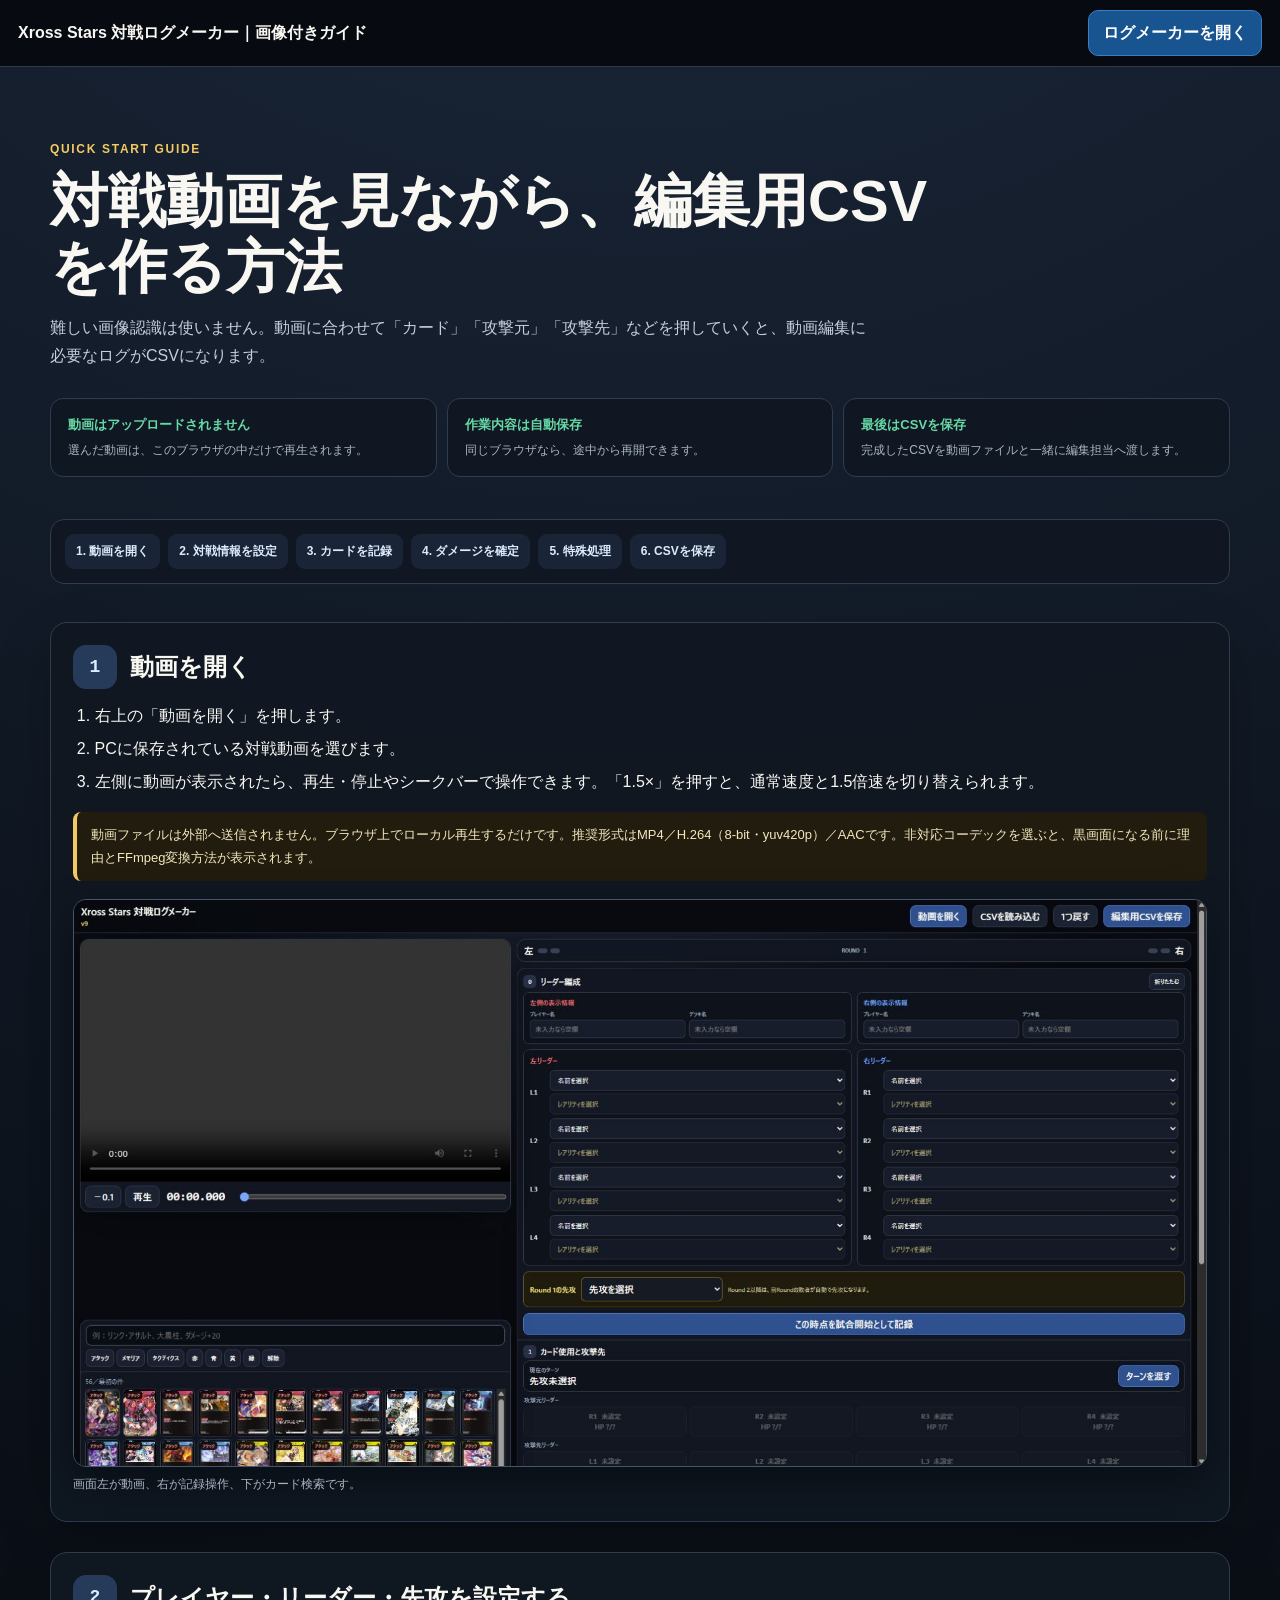
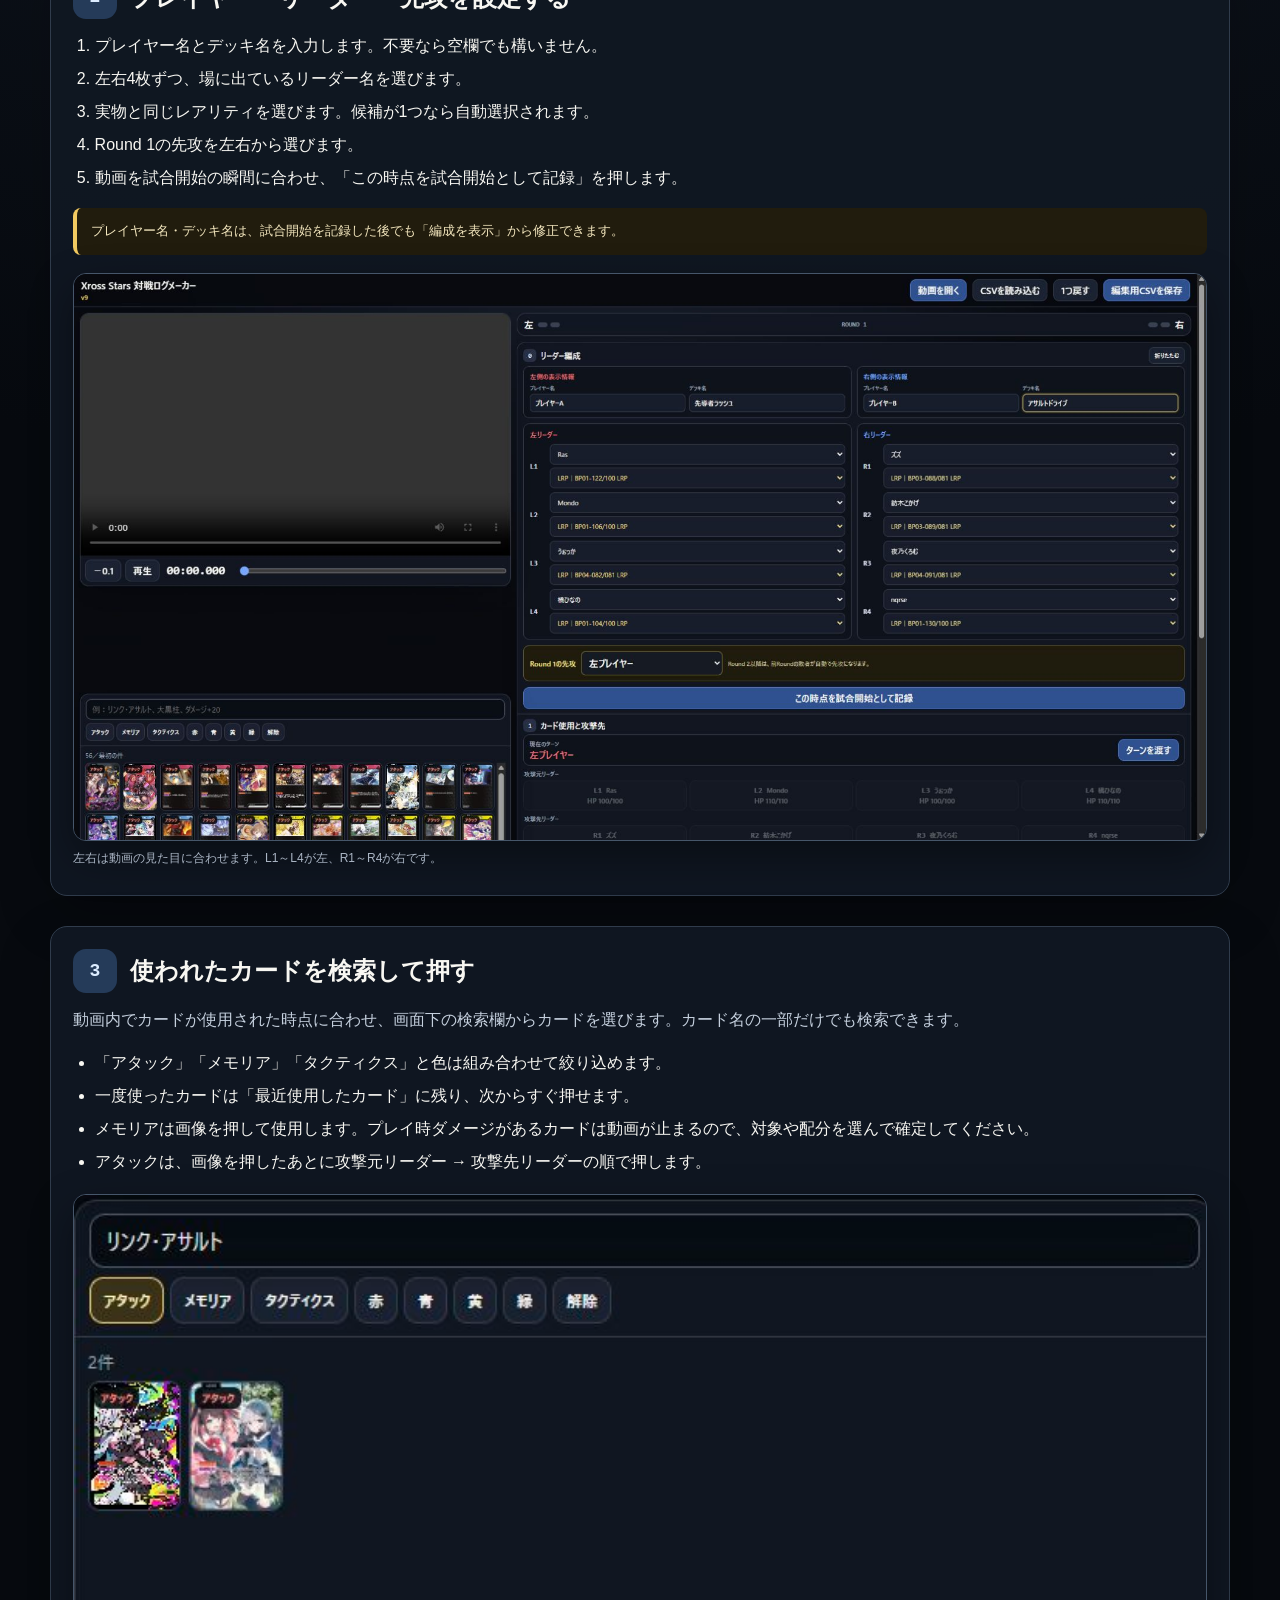
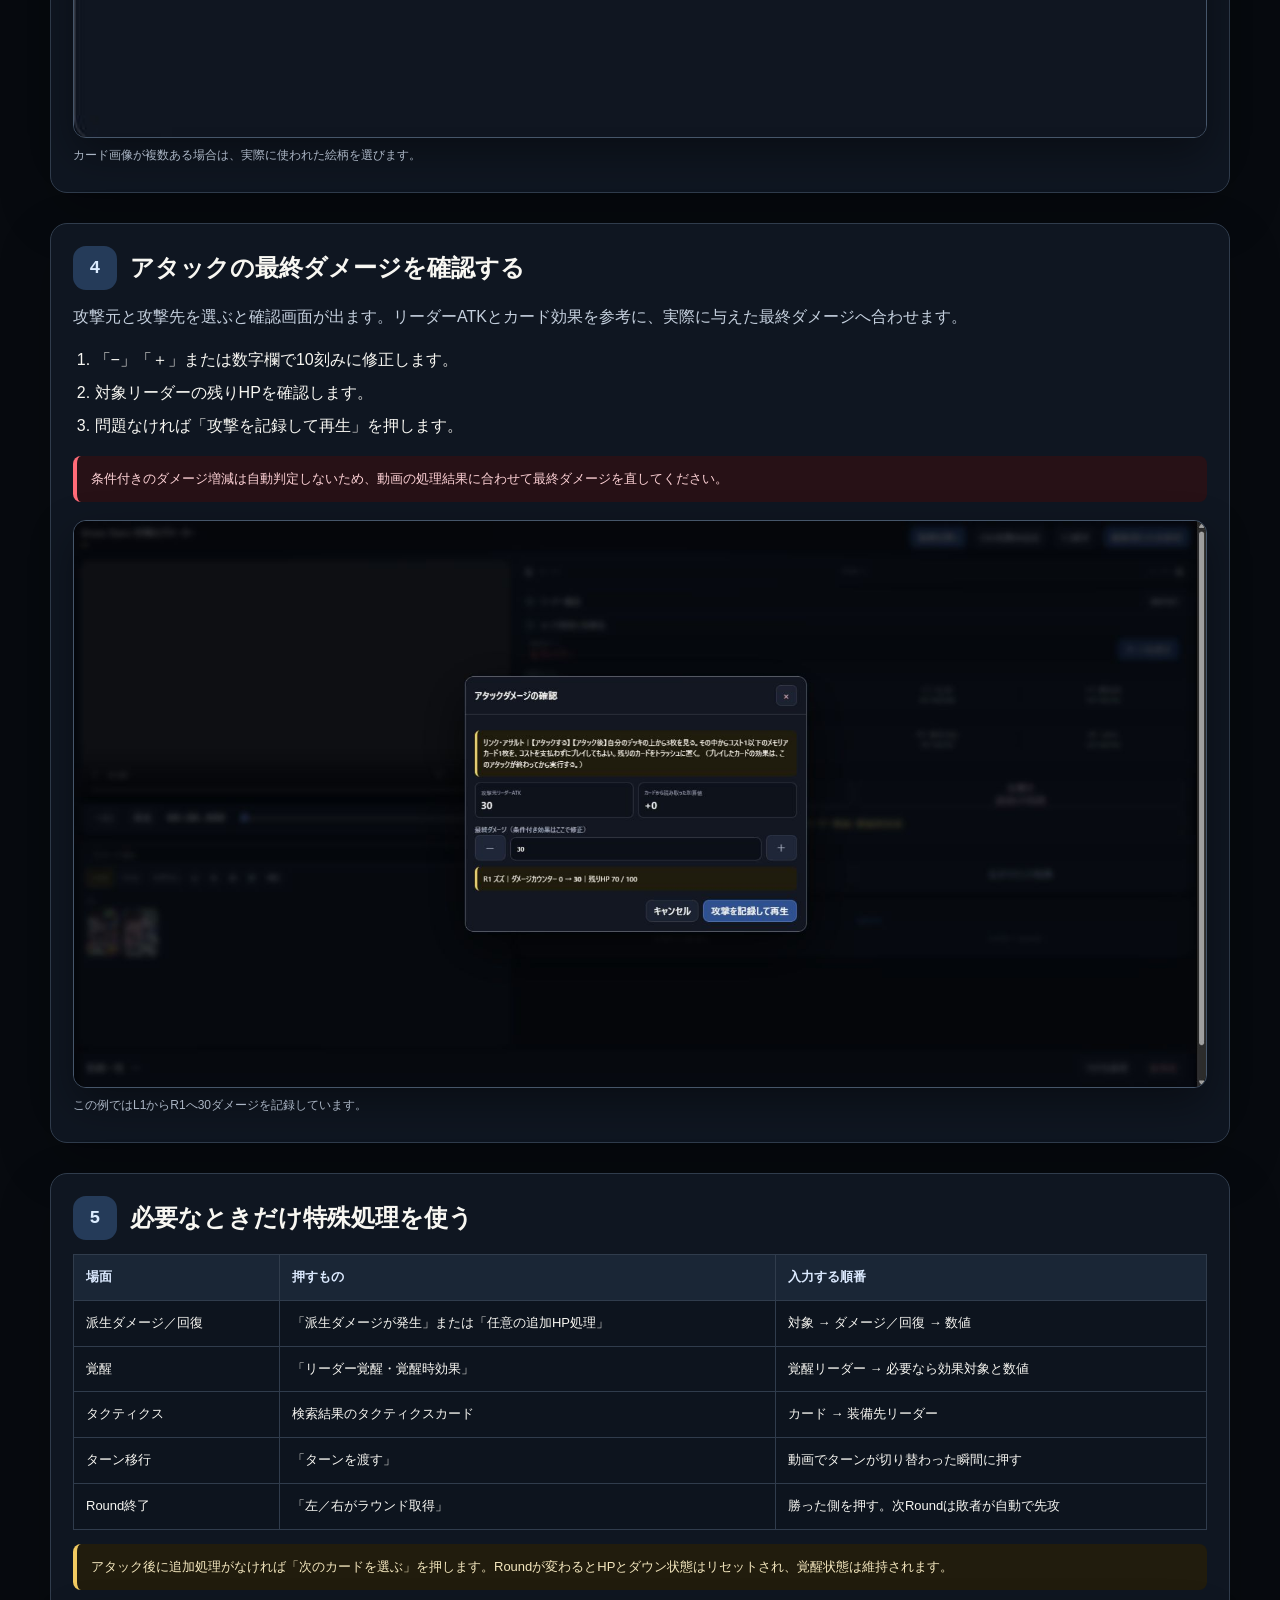
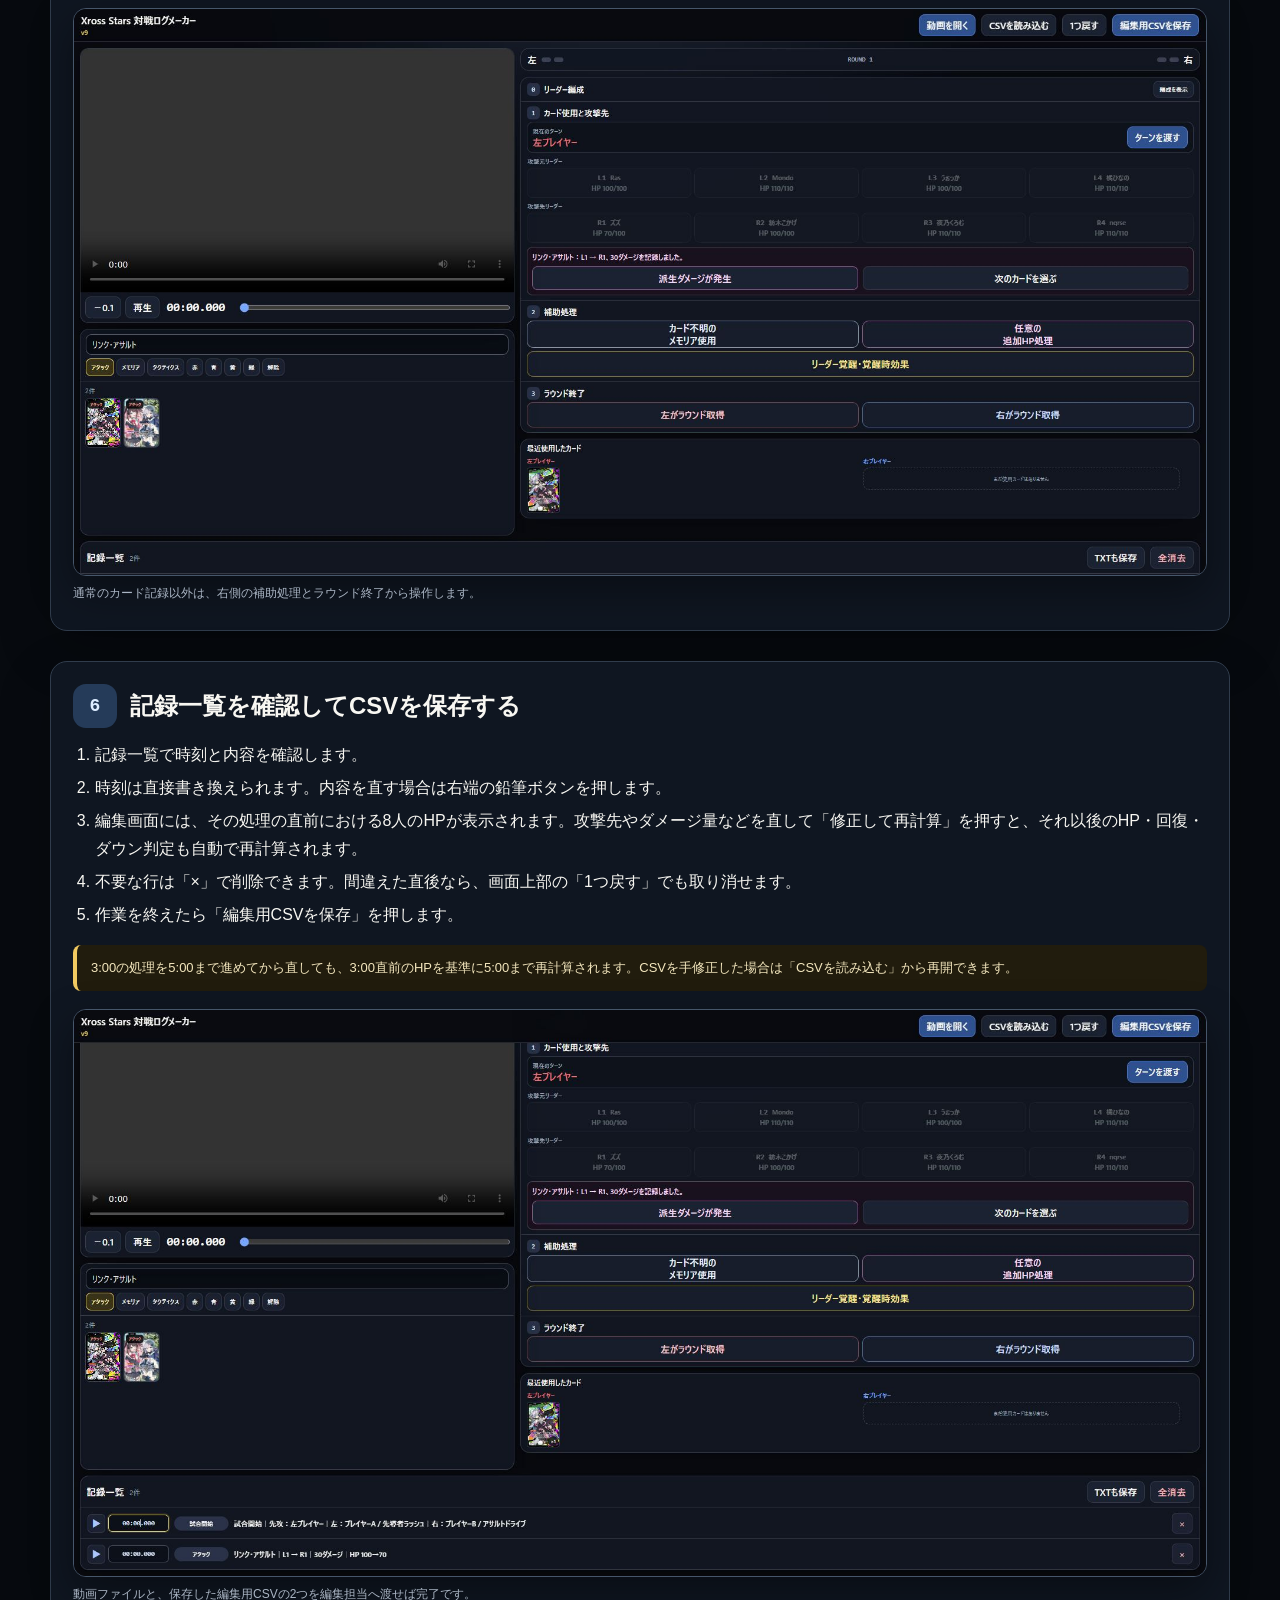
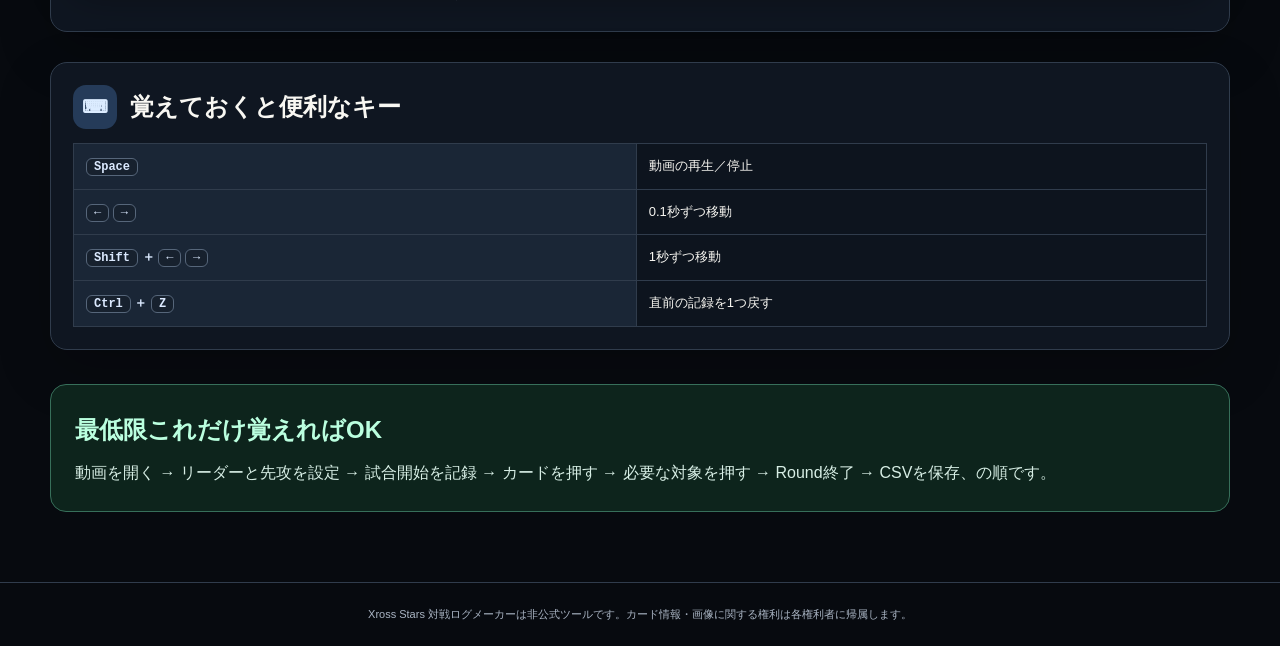
<file: guide.html>
<!doctype html>
<html lang="ja">
<head>
  <meta charset="utf-8">
  <meta name="viewport" content="width=device-width, initial-scale=1">
  <title>画像でわかる Xross Stars 対戦ログメーカーの使い方</title>
  <meta name="description" content="Xross Stars 対戦ログメーカーで対戦動画を見ながら編集用CSVを作成する手順を、画面画像付きで解説します。">
  <meta property="og:title" content="画像でわかる Xross Stars 対戦ログメーカーの使い方">
  <meta property="og:description" content="動画を開くところからカード・ダメージ・Round結果の記録、CSV保存までを解説。">
  <meta property="og:image" content="https://megumi4150.github.io/xrossstars-log-tool/assets/guide/guide-preview.png">
  <meta property="og:type" content="website">
  <style>
    :root{color-scheme:dark;--bg:#070a0f;--panel:#101722;--panel2:#151e2b;--line:#303c4c;--ink:#f8f7f2;--muted:#aab5c4;--blue:#63abff;--gold:#f2ca61;--red:#ff6b78;--green:#67d8a5}
    *{box-sizing:border-box}html{scroll-behavior:smooth}body{margin:0;background:radial-gradient(circle at 50% -10%,#1d2b40 0,var(--bg) 36%);color:var(--ink);font-family:"Yu Gothic UI","Noto Sans JP",sans-serif;line-height:1.75}a{color:#9dccff}.top{position:sticky;top:0;z-index:10;display:flex;align-items:center;gap:12px;padding:10px 18px;border-bottom:1px solid var(--line);background:rgba(7,10,15,.95);backdrop-filter:blur(12px)}.top strong{font-size:16px}.spacer{flex:1}.button{display:inline-flex;align-items:center;justify-content:center;min-height:40px;padding:8px 14px;border:1px solid #397fc8;border-radius:10px;background:#185490;color:#fff;text-decoration:none;font-weight:900}.wrap{width:min(1180px,calc(100% - 28px));margin:0 auto}.hero{padding:72px 0 42px}.eyebrow{color:var(--gold);font-size:12px;font-weight:900;letter-spacing:.14em}.hero h1{max-width:900px;margin:8px 0 14px;font-size:clamp(30px,5vw,58px);line-height:1.14}.hero p{max-width:820px;margin:0;color:#c4cfdd;font-size:16px}.notice{display:grid;grid-template-columns:repeat(3,1fr);gap:10px;margin-top:28px}.notice div{padding:15px 17px;border:1px solid var(--line);border-radius:13px;background:rgba(16,23,34,.92)}.notice b{display:block;color:var(--green);font-size:13px}.notice span{display:block;margin-top:3px;color:var(--muted);font-size:12px}.toc{display:flex;flex-wrap:wrap;gap:8px;margin:0 0 38px;padding:14px;border:1px solid var(--line);border-radius:14px;background:var(--panel)}.toc a{padding:7px 11px;border-radius:9px;background:#192536;color:#dceaff;text-decoration:none;font-size:12px;font-weight:900}.step{margin:0 0 30px;padding:22px;border:1px solid var(--line);border-radius:17px;background:rgba(16,23,34,.96);box-shadow:0 20px 55px rgba(0,0,0,.2)}.step-head{display:grid;grid-template-columns:44px 1fr;gap:13px;align-items:center;margin-bottom:13px}.num{display:grid;place-items:center;width:44px;height:44px;border-radius:13px;background:#253b59;color:#dcecff;font:900 18px Consolas,monospace}.step h2{margin:0;font-size:24px;line-height:1.3}.lead{margin:0 0 15px;color:#c5d0de}.step ol,.step ul{margin:10px 0 16px;padding-left:1.35em}.step li+li{margin-top:5px}.shot{margin:18px 0 4px}.shot img{display:block;width:100%;height:auto;border:1px solid #46566a;border-radius:13px;background:#090d13;box-shadow:0 16px 42px rgba(0,0,0,.38)}.shot figcaption{margin-top:7px;color:var(--muted);font-size:12px}.tip{margin:14px 0;padding:12px 14px;border-left:4px solid var(--gold);border-radius:8px;background:#211c0d;color:#f4e7be;font-size:13px}.warning{border-left-color:var(--red);background:#271116;color:#ffd3d7}.table-wrap{overflow-x:auto;margin-top:14px}table{width:100%;border-collapse:collapse;font-size:13px}th,td{padding:11px 12px;border:1px solid var(--line);text-align:left;vertical-align:top}th{background:#1a2636;color:#dceaff}td{background:#0d141e}.kbd{display:inline-block;padding:1px 7px;border:1px solid #56667a;border-radius:6px;background:#17212e;font:800 12px Consolas,monospace}.finish{margin:34px 0 70px;padding:24px;border:1px solid #376f5a;border-radius:16px;background:#0d241c}.finish h2{margin:0 0 8px;color:#baffdf}.finish p{margin:0;color:#d7eee5}.footer{padding:22px;border-top:1px solid var(--line);color:var(--muted);font-size:11px;text-align:center}@media(max-width:760px){.top strong{font-size:13px}.hero{padding-top:48px}.notice{grid-template-columns:1fr}.step{padding:16px}.step h2{font-size:20px}.step-head{grid-template-columns:38px 1fr}.num{width:38px;height:38px}.shot img{border-radius:8px}}@media print{.top,.toc{display:none}body{background:#fff;color:#111}.hero{padding-top:20px}.hero p,.lead,.shot figcaption{color:#333}.step{break-inside:avoid;border-color:#aaa;background:#fff;box-shadow:none}.shot img{border-color:#888}.notice div,.tip,td,th{background:#fff;color:#111}}
  </style>
</head>
<body>
  <header class="top"><strong>Xross Stars 対戦ログメーカー｜画像付きガイド</strong><div class="spacer"></div><a class="button" href="./">ログメーカーを開く</a></header>
  <main class="wrap">
    <section class="hero">
      <div class="eyebrow">QUICK START GUIDE</div>
      <h1>対戦動画を見ながら、編集用CSVを作る方法</h1>
      <p>難しい画像認識は使いません。動画に合わせて「カード」「攻撃元」「攻撃先」などを押していくと、動画編集に必要なログがCSVになります。</p>
      <div class="notice"><div><b>動画はアップロードされません</b><span>選んだ動画は、このブラウザの中だけで再生されます。</span></div><div><b>作業内容は自動保存</b><span>同じブラウザなら、途中から再開できます。</span></div><div><b>最後はCSVを保存</b><span>完成したCSVを動画ファイルと一緒に編集担当へ渡します。</span></div></div>
    </section>

    <nav class="toc"><a href="#open">1. 動画を開く</a><a href="#setup">2. 対戦情報を設定</a><a href="#cards">3. カードを記録</a><a href="#damage">4. ダメージを確定</a><a href="#special">5. 特殊処理</a><a href="#finish">6. CSVを保存</a></nav>

    <section id="open" class="step">
      <div class="step-head"><span class="num">1</span><h2>動画を開く</h2></div>
      <ol><li>右上の「動画を開く」を押します。</li><li>PCに保存されている対戦動画を選びます。</li><li>左側に動画が表示されたら、再生・停止やシークバーで操作できます。「1.5×」を押すと、通常速度と1.5倍速を切り替えられます。</li></ol>
      <div class="tip">動画ファイルは外部へ送信されません。ブラウザ上でローカル再生するだけです。推奨形式はMP4／H.264（8-bit・yuv420p）／AACです。非対応コーデックを選ぶと、黒画面になる前に理由とFFmpeg変換方法が表示されます。</div>
      <figure class="shot"><img src="assets/guide/01-setup.png" alt="ログメーカーの初期画面"><figcaption>画面左が動画、右が記録操作、下がカード検索です。</figcaption></figure>
    </section>

    <section id="setup" class="step">
      <div class="step-head"><span class="num">2</span><h2>プレイヤー・リーダー・先攻を設定する</h2></div>
      <ol><li>プレイヤー名とデッキ名を入力します。不要なら空欄でも構いません。</li><li>左右4枚ずつ、場に出ているリーダー名を選びます。</li><li>実物と同じレアリティを選びます。候補が1つなら自動選択されます。</li><li>Round 1の先攻を左右から選びます。</li><li>動画を試合開始の瞬間に合わせ、「この時点を試合開始として記録」を押します。</li></ol>
      <div class="tip">プレイヤー名・デッキ名は、試合開始を記録した後でも「編成を表示」から修正できます。</div>
      <figure class="shot"><img src="assets/guide/02-leaders.png" alt="プレイヤー名、デッキ名、リーダー、先攻を入力した画面"><figcaption>左右は動画の見た目に合わせます。L1～L4が左、R1～R4が右です。</figcaption></figure>
    </section>

    <section id="cards" class="step">
      <div class="step-head"><span class="num">3</span><h2>使われたカードを検索して押す</h2></div>
      <p class="lead">動画内でカードが使用された時点に合わせ、画面下の検索欄からカードを選びます。カード名の一部だけでも検索できます。</p>
      <ul><li>「アタック」「メモリア」「タクティクス」と色は組み合わせて絞り込めます。</li><li>一度使ったカードは「最近使用したカード」に残り、次からすぐ押せます。</li><li>メモリアは画像を押して使用します。プレイ時ダメージがあるカードは動画が止まるので、対象や配分を選んで確定してください。</li><li>アタックは、画像を押したあとに攻撃元リーダー → 攻撃先リーダーの順で押します。</li></ul>
      <figure class="shot"><img src="assets/guide/03-card-search.png" alt="カード名で検索した結果"><figcaption>カード画像が複数ある場合は、実際に使われた絵柄を選びます。</figcaption></figure>
    </section>

    <section id="damage" class="step">
      <div class="step-head"><span class="num">4</span><h2>アタックの最終ダメージを確認する</h2></div>
      <p class="lead">攻撃元と攻撃先を選ぶと確認画面が出ます。リーダーATKとカード効果を参考に、実際に与えた最終ダメージへ合わせます。</p>
      <ol><li>「−」「＋」または数字欄で10刻みに修正します。</li><li>対象リーダーの残りHPを確認します。</li><li>問題なければ「攻撃を記録して再生」を押します。</li></ol>
      <div class="tip warning">条件付きのダメージ増減は自動判定しないため、動画の処理結果に合わせて最終ダメージを直してください。</div>
      <figure class="shot"><img src="assets/guide/04-attack-dialog.png" alt="アタックダメージの確認ダイアログ"><figcaption>この例ではL1からR1へ30ダメージを記録しています。</figcaption></figure>
    </section>

    <section id="special" class="step">
      <div class="step-head"><span class="num">5</span><h2>必要なときだけ特殊処理を使う</h2></div>
      <div class="table-wrap"><table><thead><tr><th>場面</th><th>押すもの</th><th>入力する順番</th></tr></thead><tbody><tr><td>派生ダメージ／回復</td><td>「派生ダメージが発生」または「任意の追加HP処理」</td><td>対象 → ダメージ／回復 → 数値</td></tr><tr><td>覚醒</td><td>「リーダー覚醒・覚醒時効果」</td><td>覚醒リーダー → 必要なら効果対象と数値</td></tr><tr><td>タクティクス</td><td>検索結果のタクティクスカード</td><td>カード → 装備先リーダー</td></tr><tr><td>ターン移行</td><td>「ターンを渡す」</td><td>動画でターンが切り替わった瞬間に押す</td></tr><tr><td>Round終了</td><td>「左／右がラウンド取得」</td><td>勝った側を押す。次Roundは敗者が自動で先攻</td></tr></tbody></table></div>
      <div class="tip">アタック後に追加処理がなければ「次のカードを選ぶ」を押します。Roundが変わるとHPとダウン状態はリセットされ、覚醒状態は維持されます。</div>
      <figure class="shot"><img src="assets/guide/05-controls.png" alt="派生ダメージ、覚醒、ターン移行、ラウンド終了の操作画面"><figcaption>通常のカード記録以外は、右側の補助処理とラウンド終了から操作します。</figcaption></figure>
    </section>

    <section id="finish" class="step">
      <div class="step-head"><span class="num">6</span><h2>記録一覧を確認してCSVを保存する</h2></div>
      <ol><li>記録一覧で時刻と内容を確認します。</li><li>時刻は直接書き換えられます。内容を直す場合は右端の鉛筆ボタンを押します。</li><li>編集画面には、その処理の直前における8人のHPが表示されます。攻撃先やダメージ量などを直して「修正して再計算」を押すと、それ以後のHP・回復・ダウン判定も自動で再計算されます。</li><li>不要な行は「×」で削除できます。間違えた直後なら、画面上部の「1つ戻す」でも取り消せます。</li><li>作業を終えたら「編集用CSVを保存」を押します。</li></ol>
      <div class="tip">3:00の処理を5:00まで進めてから直しても、3:00直前のHPを基準に5:00まで再計算されます。CSVを手修正した場合は「CSVを読み込む」から再開できます。</div>
      <figure class="shot"><img src="assets/guide/06-log.png" alt="時刻変更ができる記録一覧"><figcaption>動画ファイルと、保存した編集用CSVの2つを編集担当へ渡せば完了です。</figcaption></figure>
    </section>

    <section class="step">
      <div class="step-head"><span class="num">⌨</span><h2>覚えておくと便利なキー</h2></div>
      <div class="table-wrap"><table><tbody><tr><th><span class="kbd">Space</span></th><td>動画の再生／停止</td></tr><tr><th><span class="kbd">←</span> <span class="kbd">→</span></th><td>0.1秒ずつ移動</td></tr><tr><th><span class="kbd">Shift</span> ＋ <span class="kbd">←</span> <span class="kbd">→</span></th><td>1秒ずつ移動</td></tr><tr><th><span class="kbd">Ctrl</span> ＋ <span class="kbd">Z</span></th><td>直前の記録を1つ戻す</td></tr></tbody></table></div>
    </section>

    <section class="finish"><h2>最低限これだけ覚えればOK</h2><p>動画を開く → リーダーと先攻を設定 → 試合開始を記録 → カードを押す → 必要な対象を押す → Round終了 → CSVを保存、の順です。</p></section>
  </main>
  <footer class="footer">Xross Stars 対戦ログメーカーは非公式ツールです。カード情報・画像に関する権利は各権利者に帰属します。</footer>
</body>
</html>
</file>
